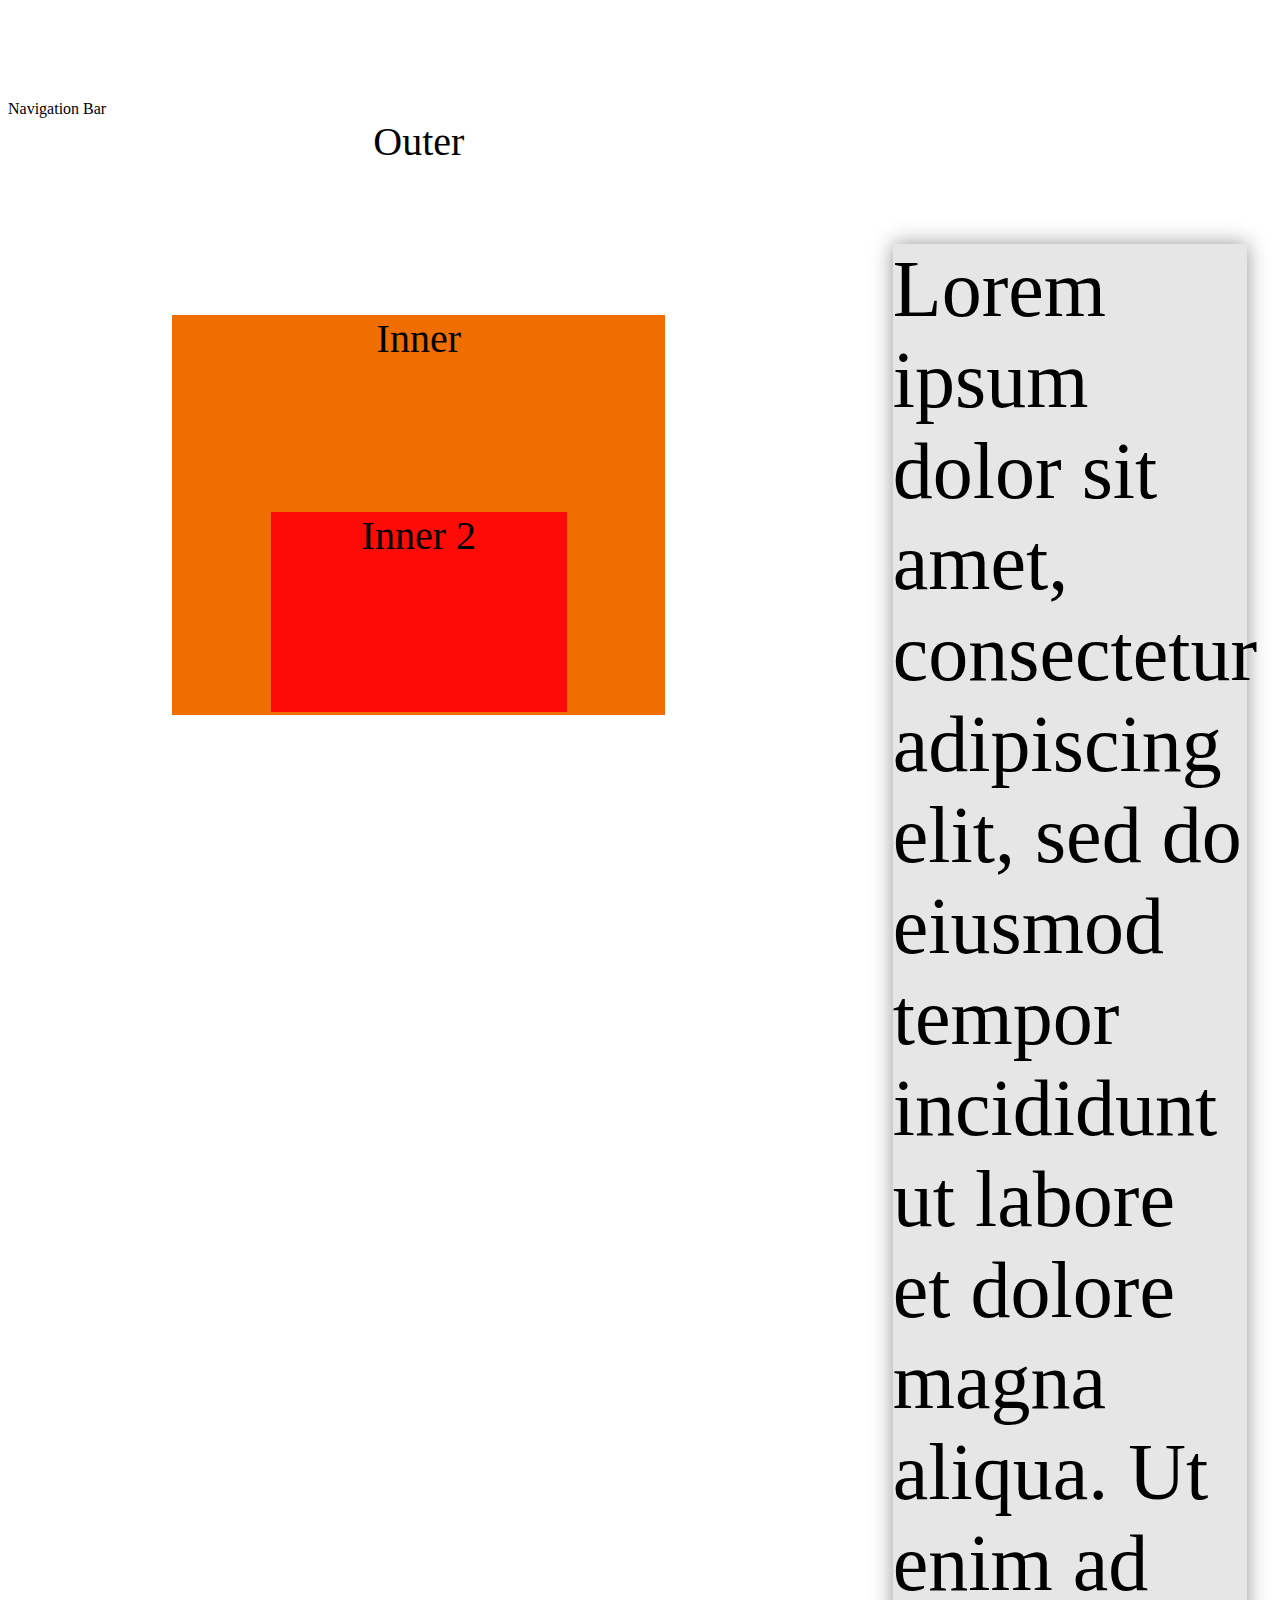
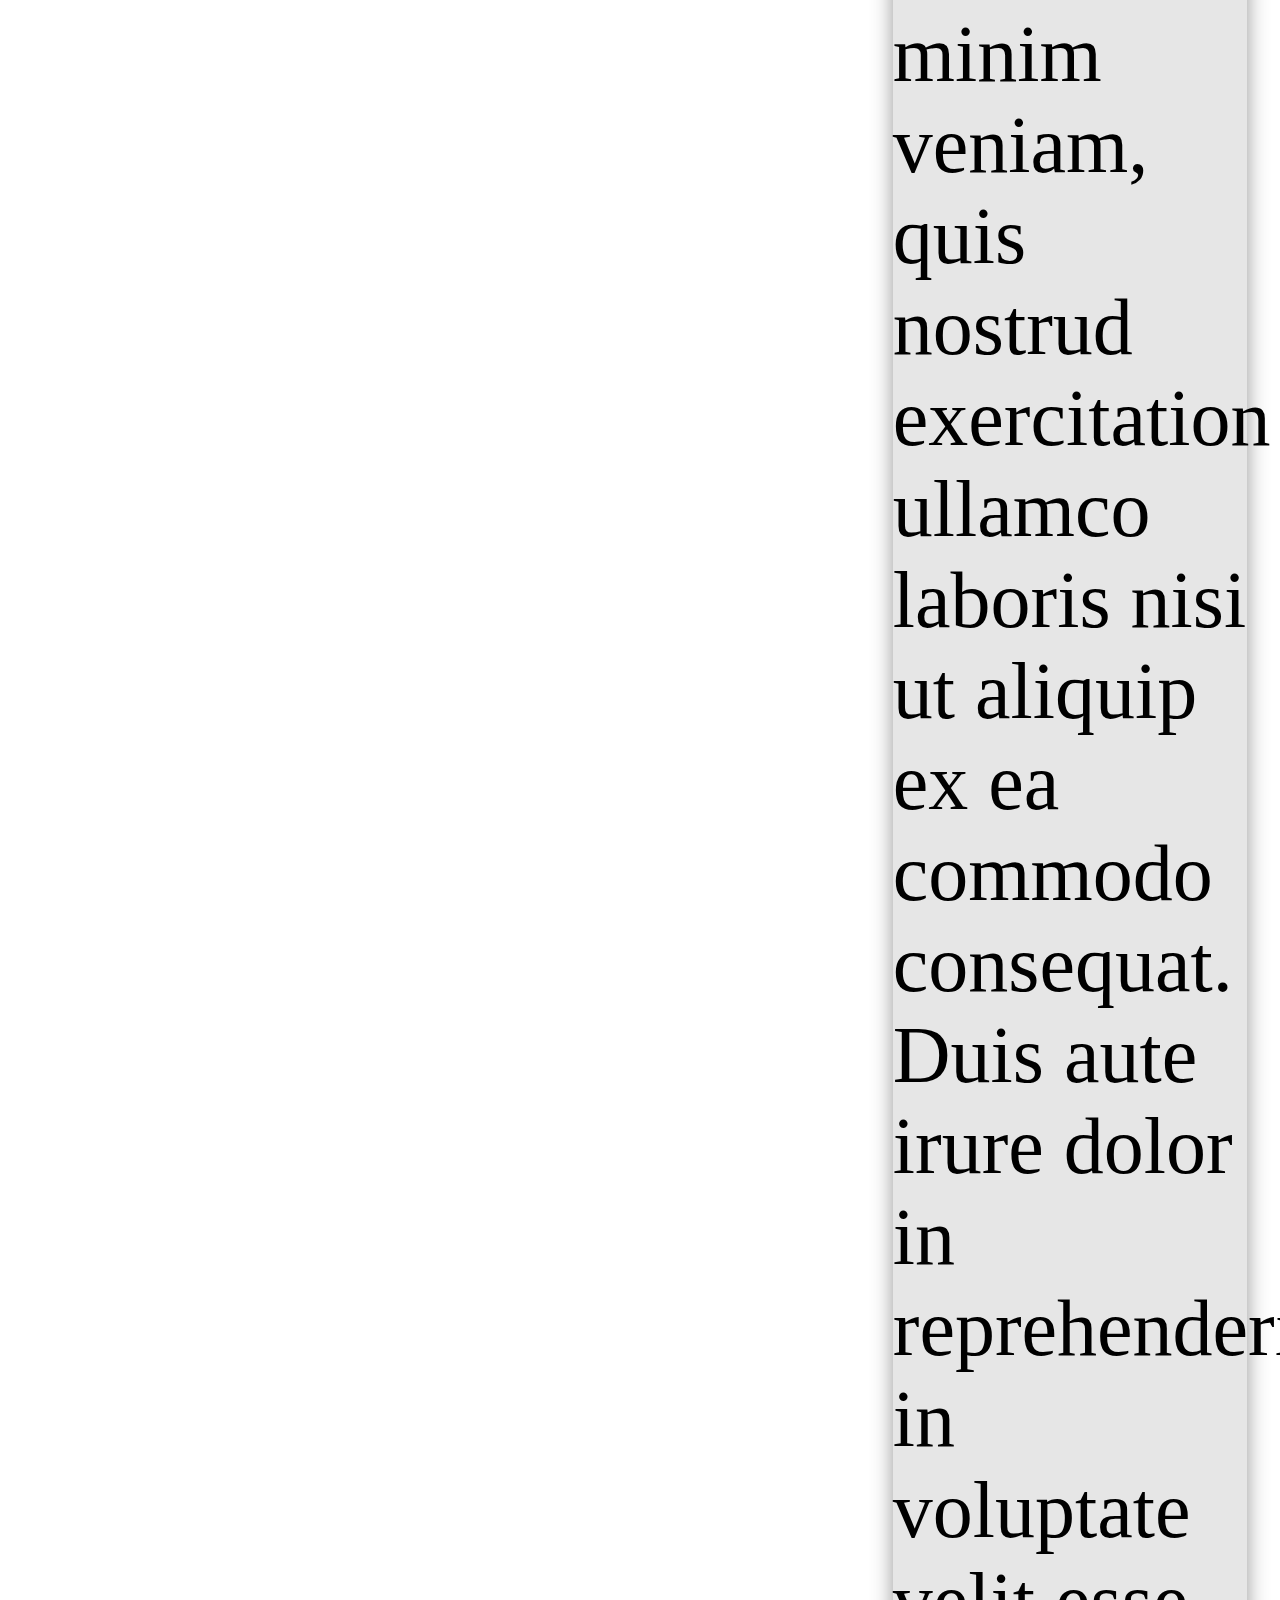
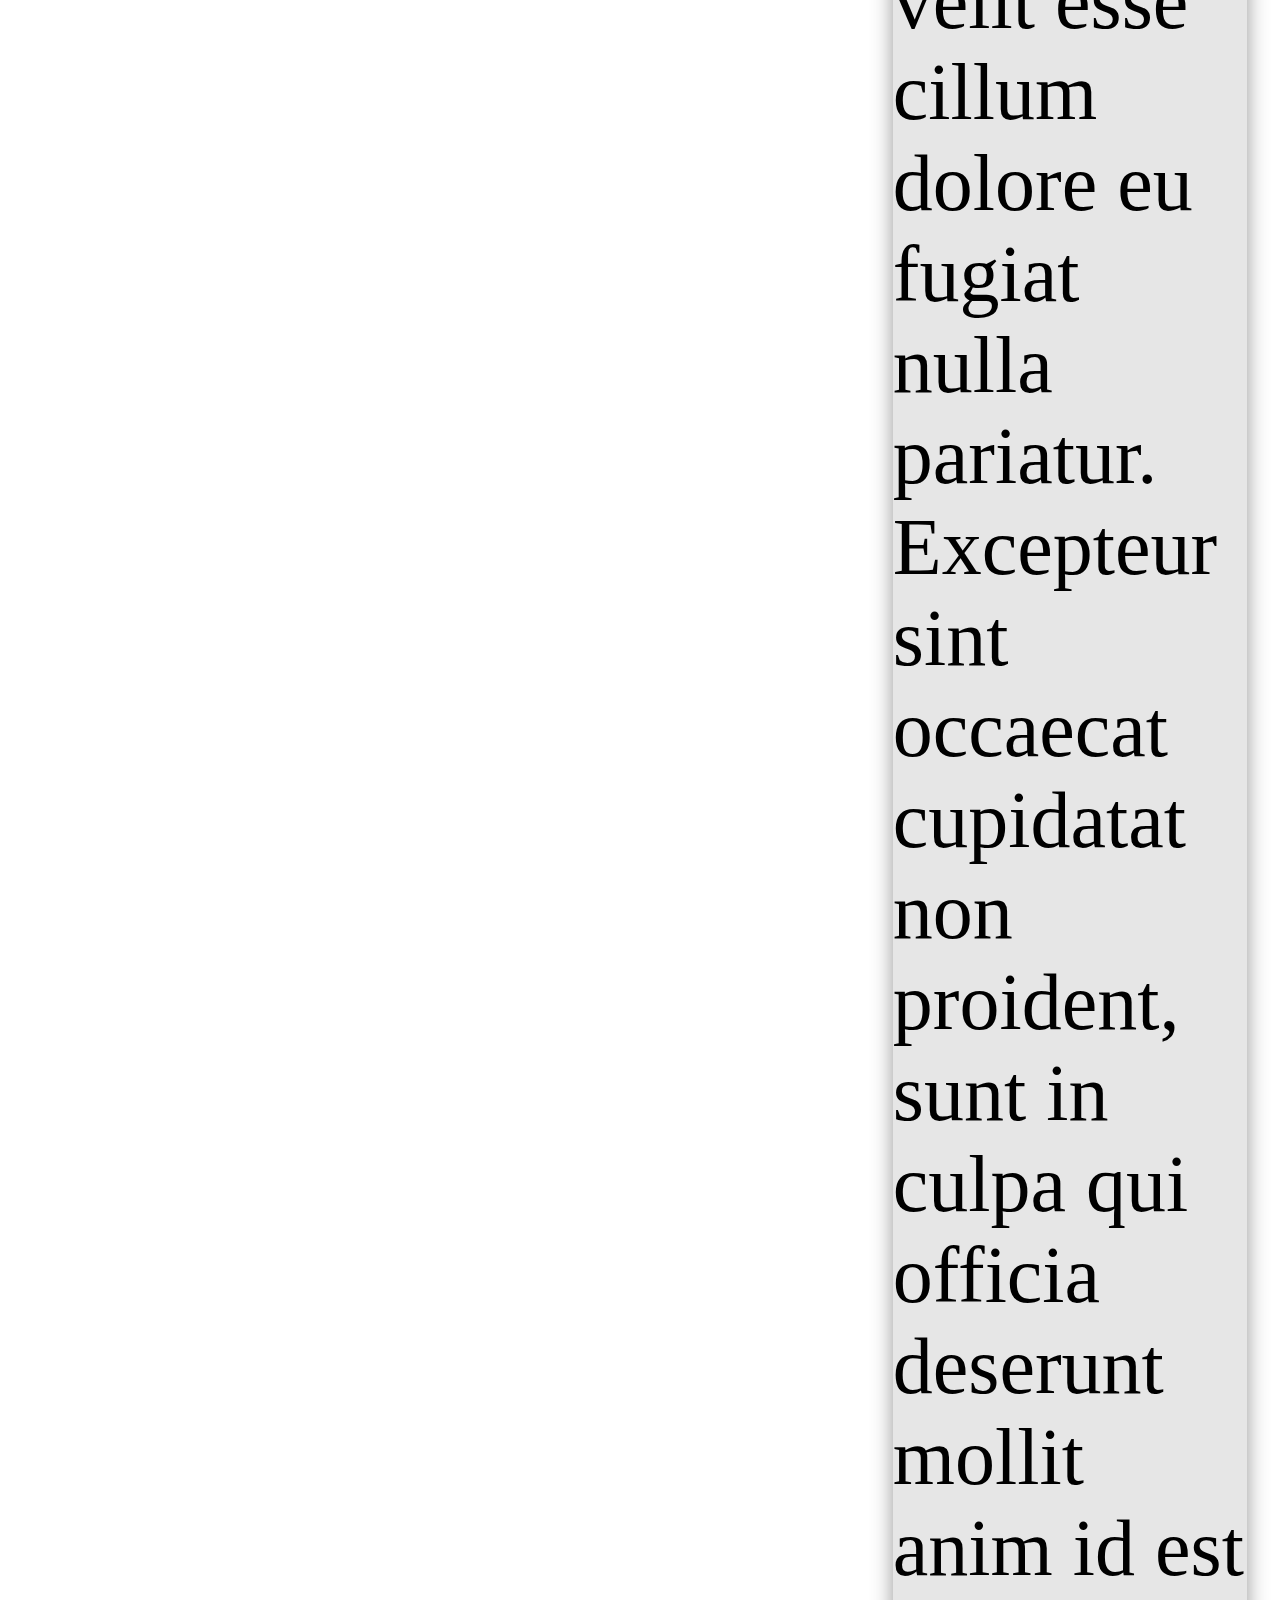
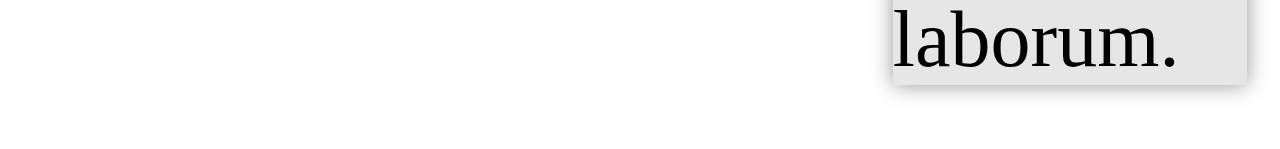
<file: index.html>
<!DOCTYPE html>

<html>

	<head>
		<title>Layout</title>
		<link href="style.css" rel="stylesheet"/>

	</head>




	<body>
		<div id="nav-bar">Navigation Bar
		</div>

		<div class="container">Outer
			<div class="inner">Inner
				<div class="inner2">Inner 2
				</div>
			</div>
		</div>

		<div class="text">Lorem ipsum dolor sit amet, consectetur adipiscing elit, sed do eiusmod tempor incididunt ut labore et dolore magna aliqua. Ut enim ad minim veniam, quis nostrud exercitation ullamco laboris nisi ut aliquip ex ea commodo consequat. Duis aute irure dolor in reprehenderit in voluptate velit esse cillum dolore eu fugiat nulla pariatur. Excepteur sint occaecat cupidatat non proident, sunt in culpa qui officia deserunt mollit anim id est laborum.
		</div>




	</body>


</html>
</file>
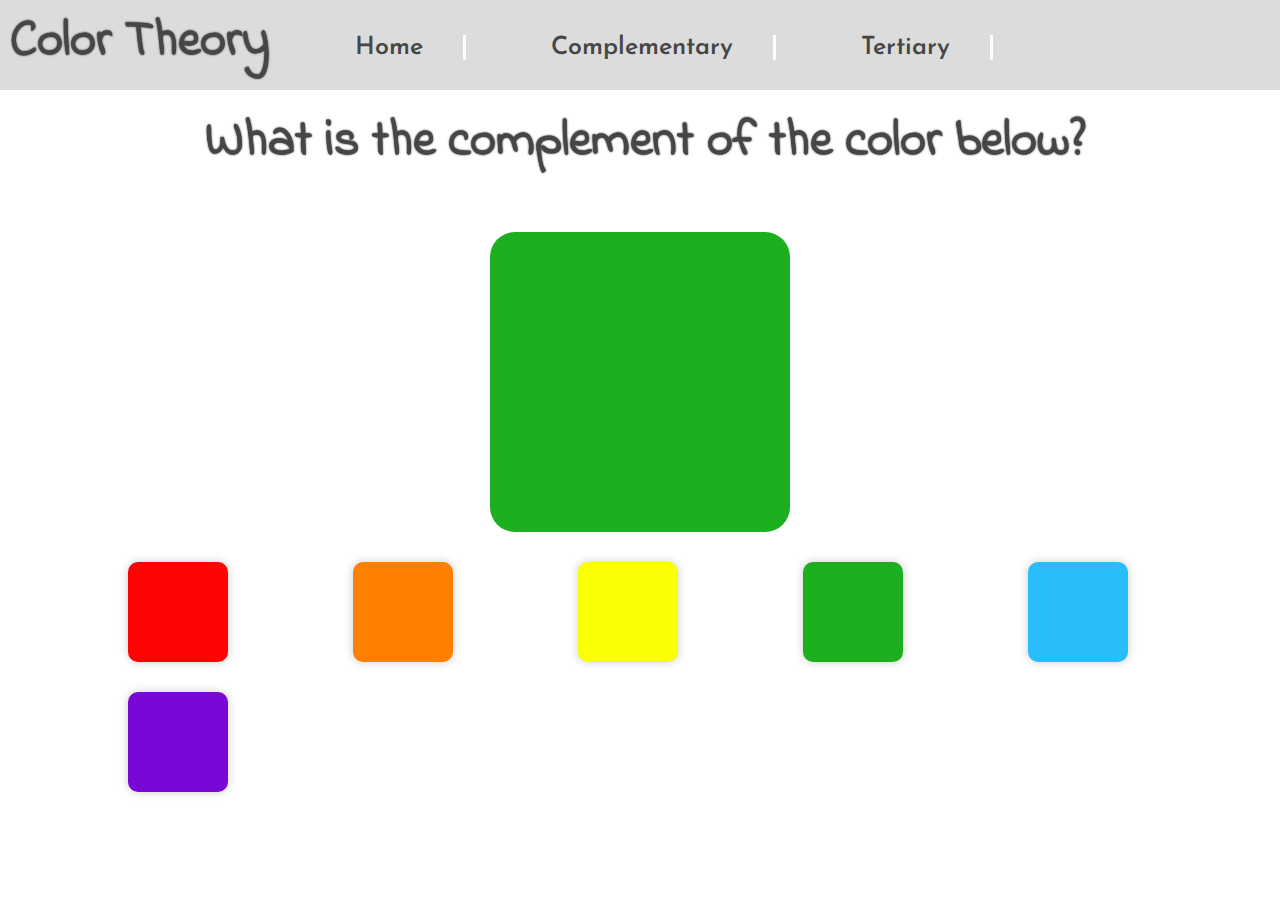
<file: compGame.html>
<!DOCTYPE html>

<html>

	<head>
		<title>Game</title>
		<link href="style.css" rel="stylesheet"/>
		<link href="compGameStyle.css" rel="stylesheet"/>

		<link href="https://fonts.googleapis.com/css?family=Indie+Flower|Josefin+Sans:400,600,700|Poppins:400,500,600,700,900|Varela+Round" rel="stylesheet">

	</head>

	<body>

		<div class="nav-bar"><h1>Color Theory</h1>
			<h2 class="nav-text"><a class="stay-color" href="index.html">Home</a></h2>
			<h2 class="nav-text"><a class="stay-color" href="complementary.html">Complementary</a></h2>
			<h2 class="nav-text"><a class="stay-color" href="tertiary.html">Tertiary</a></h2>

		</div>
		<div class="game-choice">
		<h1>What is the complement of the color below?</h1>
			<div><canvas id="canvasTwo" width="300" height="300"></canvas></div>
		</div>

		<div class="comp-choices">

			<button class="comp-button red-button" onclick= "window.location = 'compQ2.html'"></button>
			<button class="comp-button orange-button"></button>
			<button class="comp-button yellow-button"></button>
			<button class="comp-button green-button"></button>
			<button class="comp-button blue-button"></button>
			<button class="comp-button purple-button"></button>

		</div>

	</body>

	<script src="compGame.js"></script>

</html>
</file>
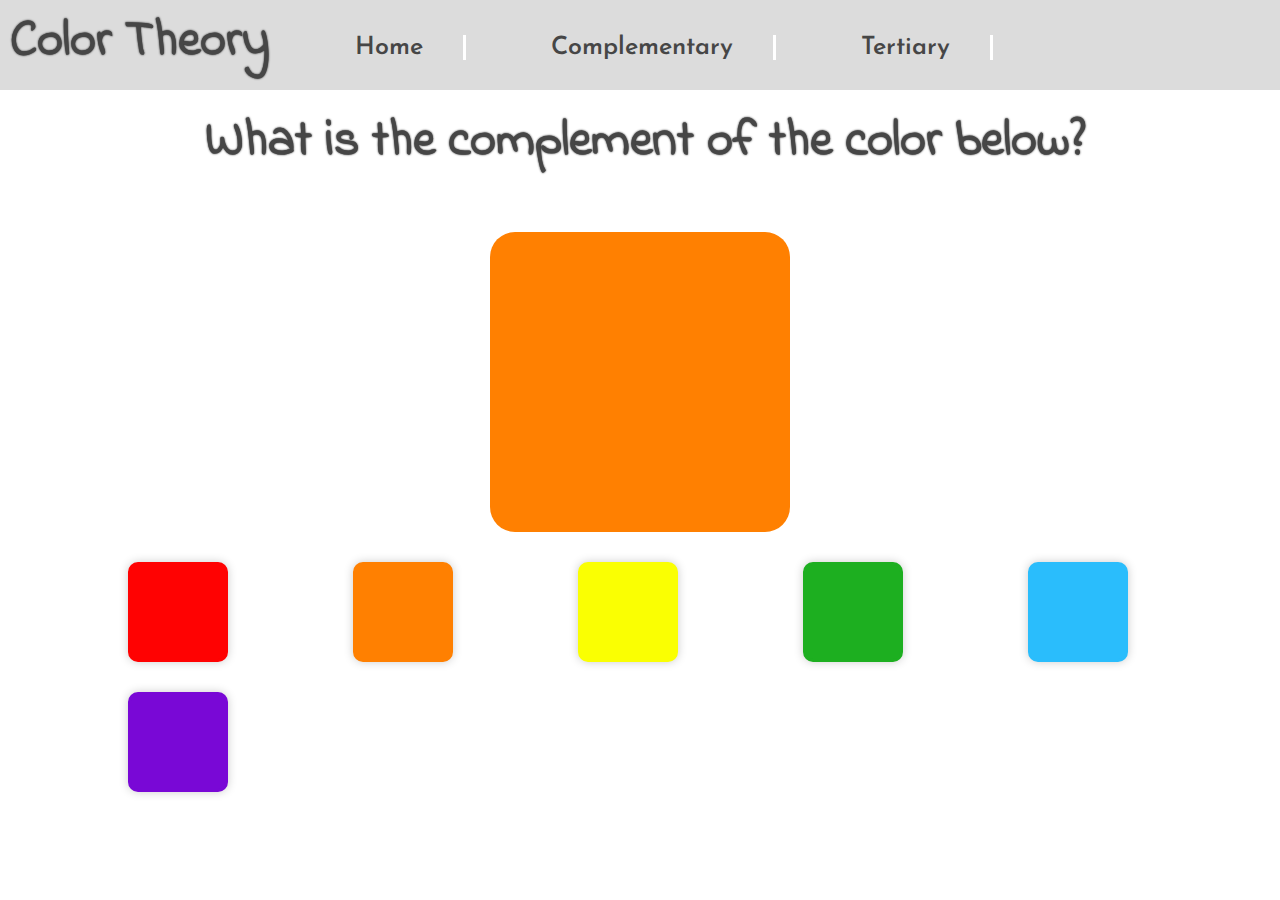
<file: compQ2.html>
<!DOCTYPE html>

<html>

	<head>
		<title>Game</title>
		<link href="style.css" rel="stylesheet"/>
		<link href="compGameStyle.css" rel="stylesheet"/>

		<link href="https://fonts.googleapis.com/css?family=Indie+Flower|Josefin+Sans:400,600,700|Poppins:400,500,600,700,900|Varela+Round" rel="stylesheet">

	</head>

	<body>

		<div class="nav-bar"><h1>Color Theory</h1>
			<h2 class="nav-text"><a class="stay-color" href="index.html">Home</a></h2>
			<h2 class="nav-text"><a class="stay-color" href="complementary.html">Complementary</a></h2>
			<h2 class="nav-text"><a class="stay-color" href="tertiary.html">Tertiary</a></h2>

		</div>
		<div class="game-choice">
		<h1>What is the complement of the color below?</h1>
			<div><canvas id="canvasTwo" width="300" height="300"></canvas></div>
		</div>

		<div class="comp-choices">

			<button class="comp-button red-button"></button>
			<button class="comp-button orange-button"></button>
			<button class="comp-button yellow-button"></button>
			<button class="comp-button green-button"></button>
			<button class="comp-button blue-button" onclick= "window.location = 'compQ3.html'"></button>
			<button class="comp-button purple-button"></button>

		</div>

	</body>

	<script src="compQ2.js"></script>

</html>
</file>
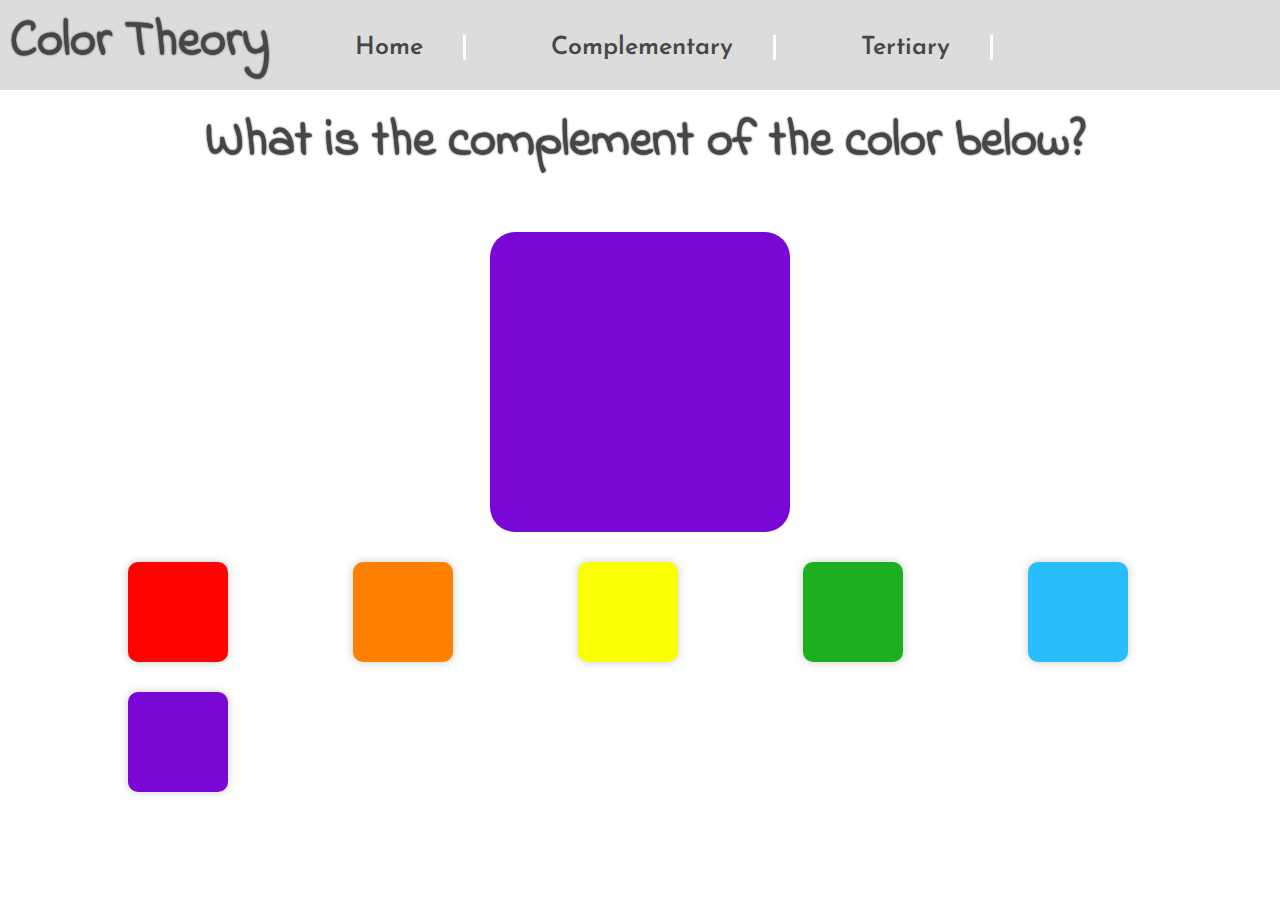
<file: compQ3.html>
<!DOCTYPE html>

<html>

	<head>
		<title>Game</title>
		<link href="style.css" rel="stylesheet"/>
		<link href="compGameStyle.css" rel="stylesheet"/>

		<link href="https://fonts.googleapis.com/css?family=Indie+Flower|Josefin+Sans:400,600,700|Poppins:400,500,600,700,900|Varela+Round" rel="stylesheet">

	</head>

	<body>

		<div class="nav-bar"><h1>Color Theory</h1>
			<h2 class="nav-text"><a class="stay-color" href="index.html">Home</a></h2>
			<h2 class="nav-text"><a class="stay-color" href="complementary.html">Complementary</a></h2>
			<h2 class="nav-text"><a class="stay-color" href="tertiary.html">Tertiary</a></h2>

		</div>
		<div class="game-choice">
		<h1>What is the complement of the color below?</h1>
			<div><canvas id="canvasTwo" width="300" height="300"></canvas></div>
		</div>

		<div class="comp-choices">

			<button class="comp-button red-button"></button>
			<button class="comp-button orange-button"></button>
			<button class="comp-button yellow-button" onclick= "window.location = 'compQ4.html'"></button>
			<button class="comp-button green-button"></button>
			<button class="comp-button blue-button"></button>
			<button class="comp-button purple-button"></button>

		</div>

	</body>

	<script src="compQ3.js"></script>

</html>
</file>
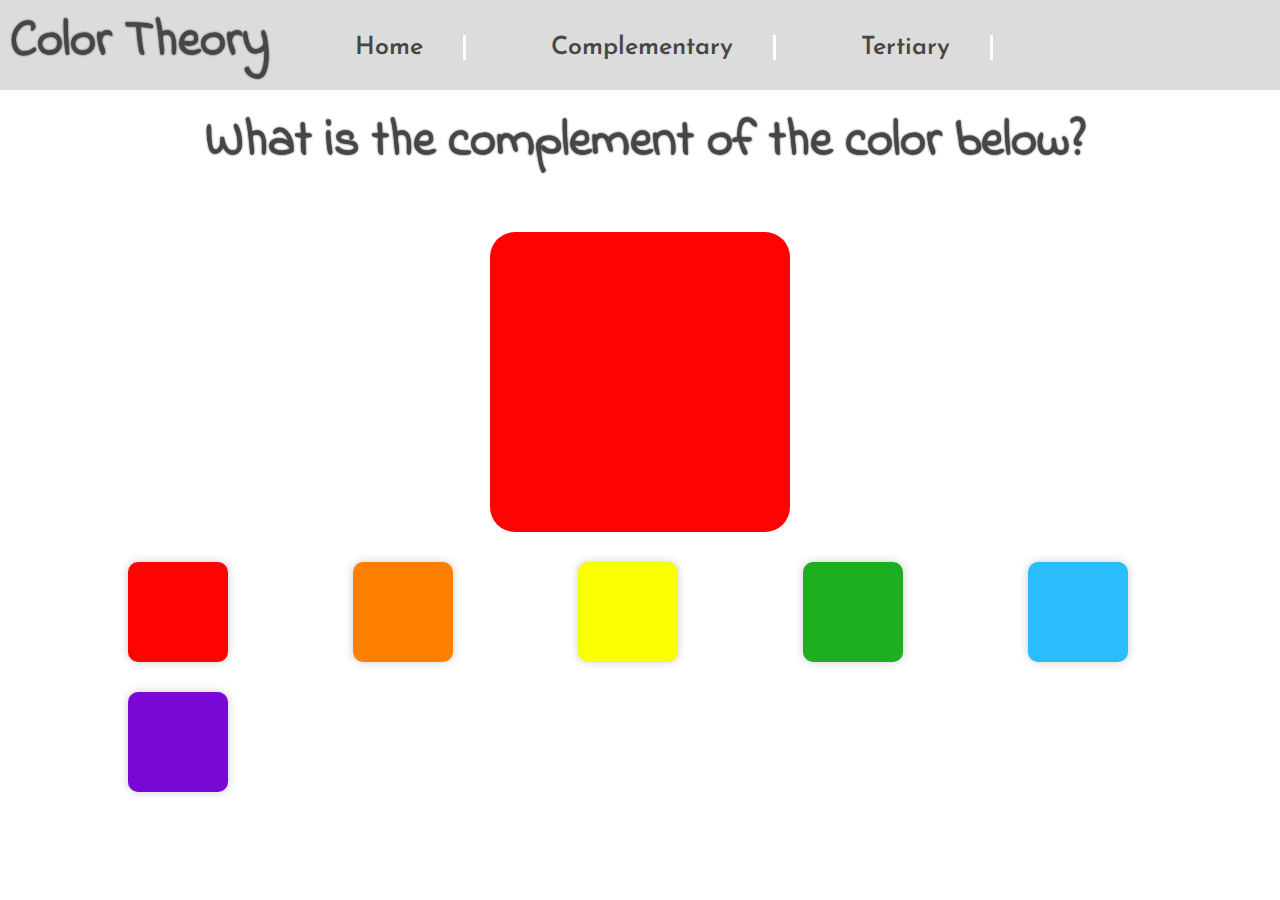
<file: compQ4.html>
<!DOCTYPE html>

<html>

	<head>
		<title>Game</title>
		<link href="style.css" rel="stylesheet"/>
		<link href="compGameStyle.css" rel="stylesheet"/>

		<link href="https://fonts.googleapis.com/css?family=Indie+Flower|Josefin+Sans:400,600,700|Poppins:400,500,600,700,900|Varela+Round" rel="stylesheet">

	</head>

	<body>

		<div class="nav-bar"><h1>Color Theory</h1>
			<h2 class="nav-text"><a class="stay-color" href="index.html">Home</a></h2>
			<h2 class="nav-text"><a class="stay-color" href="complementary.html">Complementary</a></h2>
			<h2 class="nav-text"><a class="stay-color" href="tertiary.html">Tertiary</a></h2>

		</div>
		<div class="game-choice">
		<h1>What is the complement of the color below?</h1>
			<div><canvas id="canvasTwo" width="300" height="300"></canvas></div>
		</div>

		<div class="comp-choices">

			<button class="comp-button red-button"></button>
			<button class="comp-button orange-button"></button>
			<button class="comp-button yellow-button"></button>
			<button class="comp-button green-button" onclick= "window.location = 'compQ5.html'"></button>
			<button class="comp-button blue-button"></button>
			<button class="comp-button purple-button"></button>

		</div>

	</body>

	<script src="compQ4.js"></script>

</html>
</file>
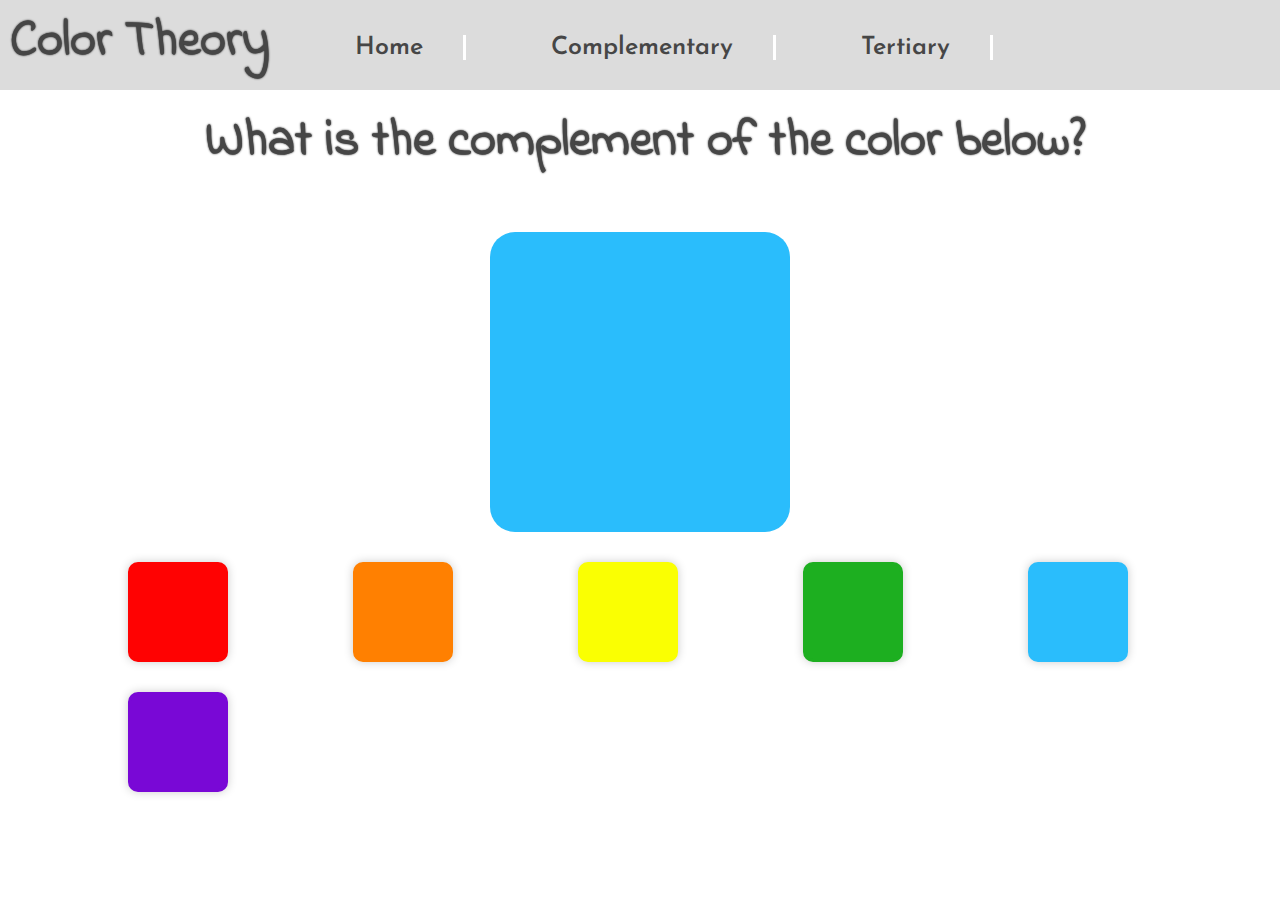
<file: compQ5.html>
<!DOCTYPE html>

<html>

	<head>
		<title>Game</title>
		<link href="style.css" rel="stylesheet"/>
		<link href="compGameStyle.css" rel="stylesheet"/>

		<link href="https://fonts.googleapis.com/css?family=Indie+Flower|Josefin+Sans:400,600,700|Poppins:400,500,600,700,900|Varela+Round" rel="stylesheet">

	</head>

	<body>

		<div class="nav-bar"><h1>Color Theory</h1>
			<h2 class="nav-text"><a class="stay-color" href="index.html">Home</a></h2>
			<h2 class="nav-text"><a class="stay-color" href="complementary.html">Complementary</a></h2>
			<h2 class="nav-text"><a class="stay-color" href="tertiary.html">Tertiary</a></h2>

		</div>
		<div class="game-choice">
		<h1>What is the complement of the color below?</h1>
			<div><canvas id="canvasTwo" width="300" height="300"></canvas></div>
		</div>

		<div class="comp-choices">

			<button class="comp-button red-button"></button>
			<button class="comp-button orange-button" onclick= "window.location = 'quizEnd.html'"></button>
			<button class="comp-button yellow-button"></button>
			<button class="comp-button green-button"></button>
			<button class="comp-button blue-button"></button>
			<button class="comp-button purple-button"></button>

		</div>

	</body>

	<script src="compQ5.js"></script>

</html>
</file>
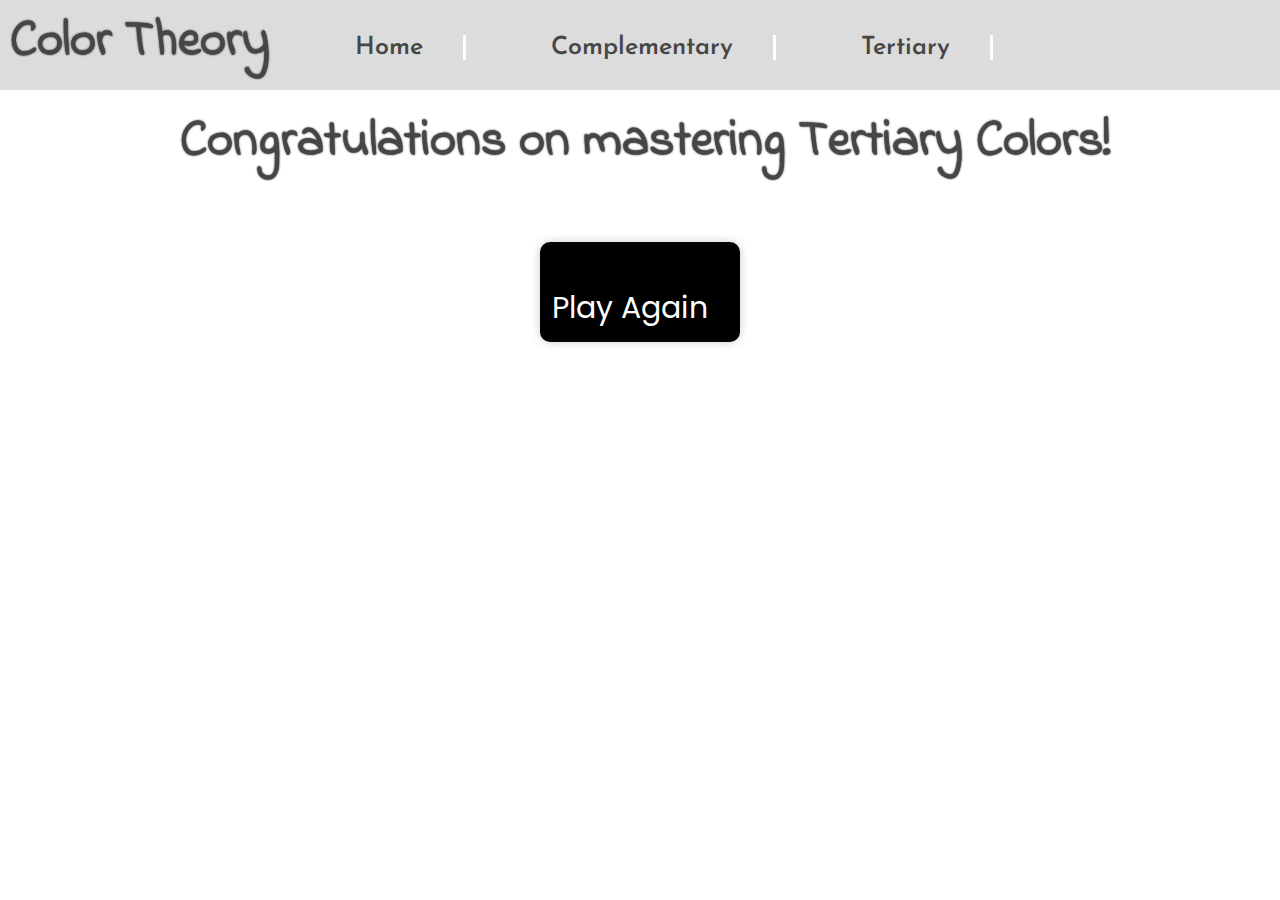
<file: finalT.html>
<!DOCTYPE html>

<html>

	<head>
		<title>Game</title>
		<link href="style.css" rel="stylesheet"/>
		<link href="compGameStyle.css" rel="stylesheet"/>

		<link href="https://fonts.googleapis.com/css?family=Indie+Flower|Josefin+Sans:400,600,700|Poppins:400,500,600,700,900|Varela+Round" rel="stylesheet">

	</head>

	<body>

		<div class="nav-bar"><h1>Color Theory</h1>
			<h2 class="nav-text"><a class="stay-color" href="index.html">Home</a></h2>
			<h2 class="nav-text"><a class="stay-color" href="complementary.html">Complementary</a></h2>
			<h2 class="nav-text"><a class="stay-color" href="tertiary.html">Tertiary</a></h2>

		</div>
		<div class="game-choice">
		<h1>Congratulations on mastering Tertiary Colors!</h1>
		</div>

		<div class="comp-choices">

			<button class="comp-button end-button" onclick= "window.location = 'tGame.html'"><h4>Play Again</h4></button>

		</div>

	</body>


</html>
</file>
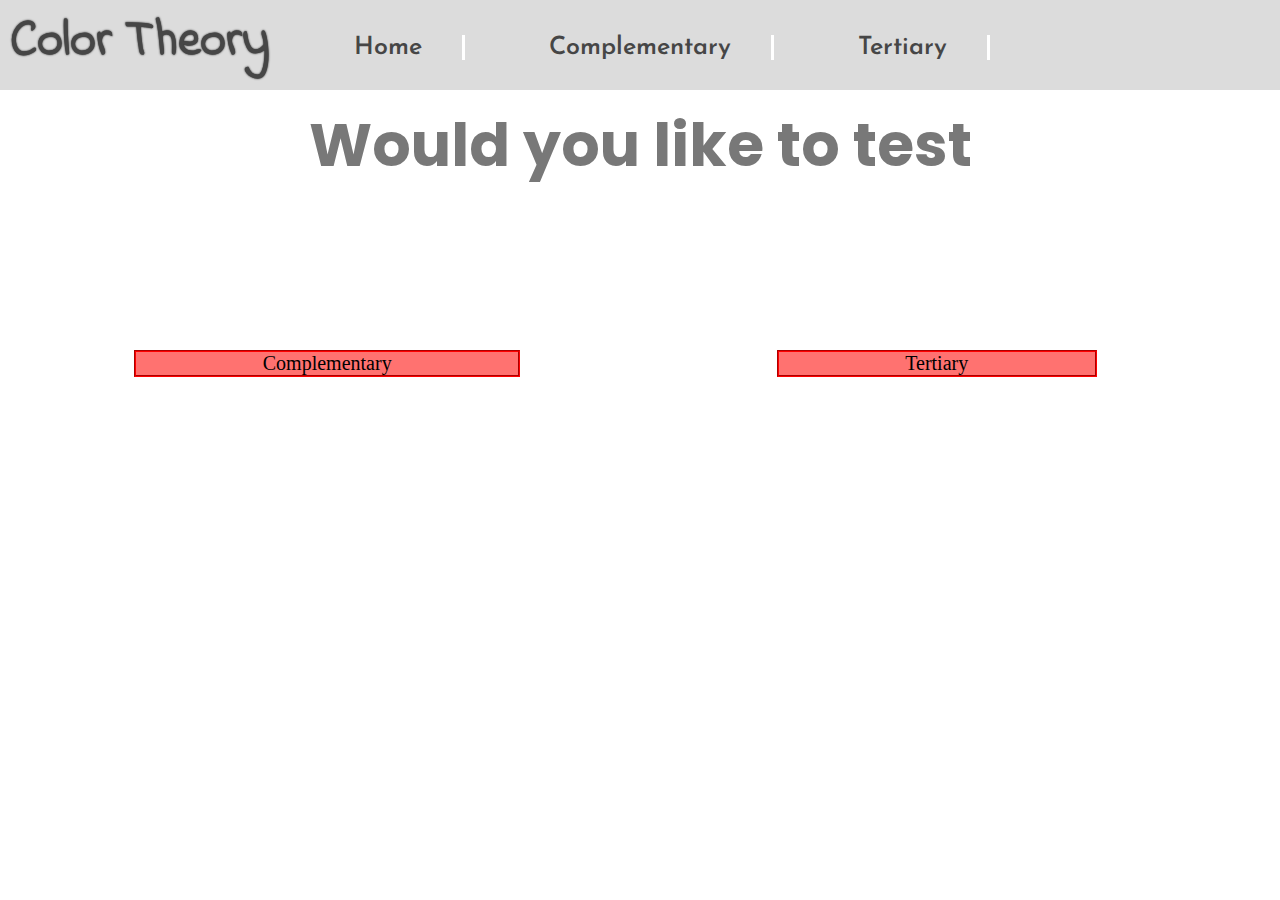
<file: game.html>
<!DOCTYPE html>

<html>

	<head>
		<title>Game</title>
		<link href="style.css" rel="stylesheet"/>

		<link href="https://fonts.googleapis.com/css?family=Indie+Flower|Josefin+Sans:400,600,700|Poppins:400,500,600,700,900|Varela+Round" rel="stylesheet">

	</head>

	<body>

		<div class="nav-bar"><h1>Color Theory</h1>
			<h2 class="nav-text"><a class="stay-color" href="index.html">Home</h2></a>
			<h2 class="nav-text"><a class="stay-color" href="complementary.html">Complementary</h2></a>
			<h2 class="nav-text"><a class="stay-color" href="tertiary.html">Tertiary</h2></a>

		</div>

		<div class="game-choice">
		<h3>Would you like to test</h3> 
		</div>

		<div class="game-choice-button"><a class="diff-color" href="compGame.html">Complementary</a></div>
		<div class="game-choice-button"><a class="diff-color" href="tGame.html">Tertiary</a></div>



	</body>

</html>
</file>
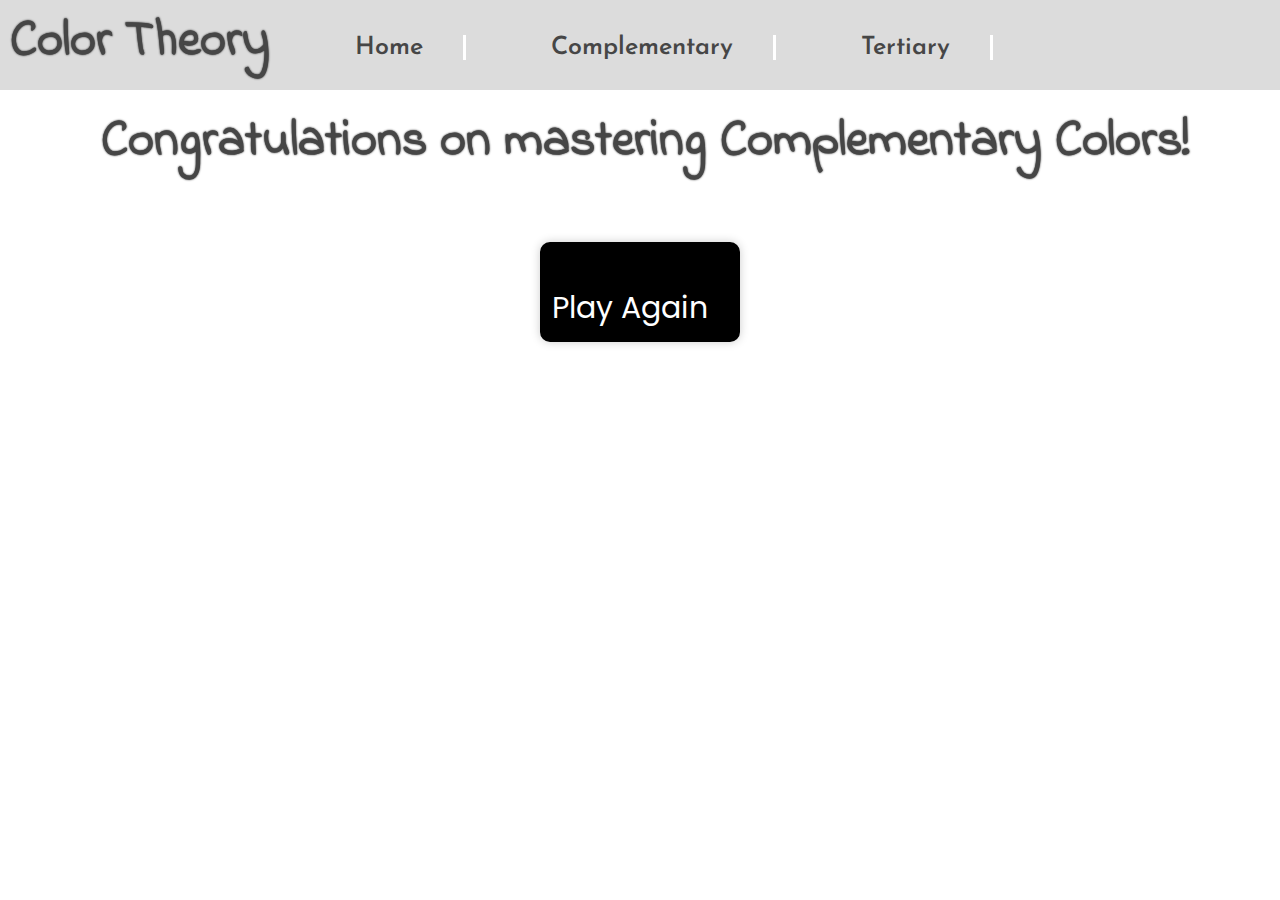
<file: quizEnd.html>
<!DOCTYPE html>

<html>

	<head>
		<title>Game</title>
		<link href="style.css" rel="stylesheet"/>
		<link href="compGameStyle.css" rel="stylesheet"/>

		<link href="https://fonts.googleapis.com/css?family=Indie+Flower|Josefin+Sans:400,600,700|Poppins:400,500,600,700,900|Varela+Round" rel="stylesheet">

	</head>

	<body>

		<div class="nav-bar"><h1>Color Theory</h1>
			<h2 class="nav-text"><a class="stay-color" href="index.html">Home</a></h2>
			<h2 class="nav-text"><a class="stay-color" href="complementary.html">Complementary</a></h2>
			<h2 class="nav-text"><a class="stay-color" href="tertiary.html">Tertiary</a></h2>

		</div>
		<div class="game-choice">
		<h1>Congratulations on mastering Complementary Colors!</h1>
		</div>

		<div class="comp-choices">

			<button class="comp-button end-button" onclick= "window.location = 'compGame.html'"><h4>Play Again</h4></button>

		</div>

	</body>


</html>
</file>
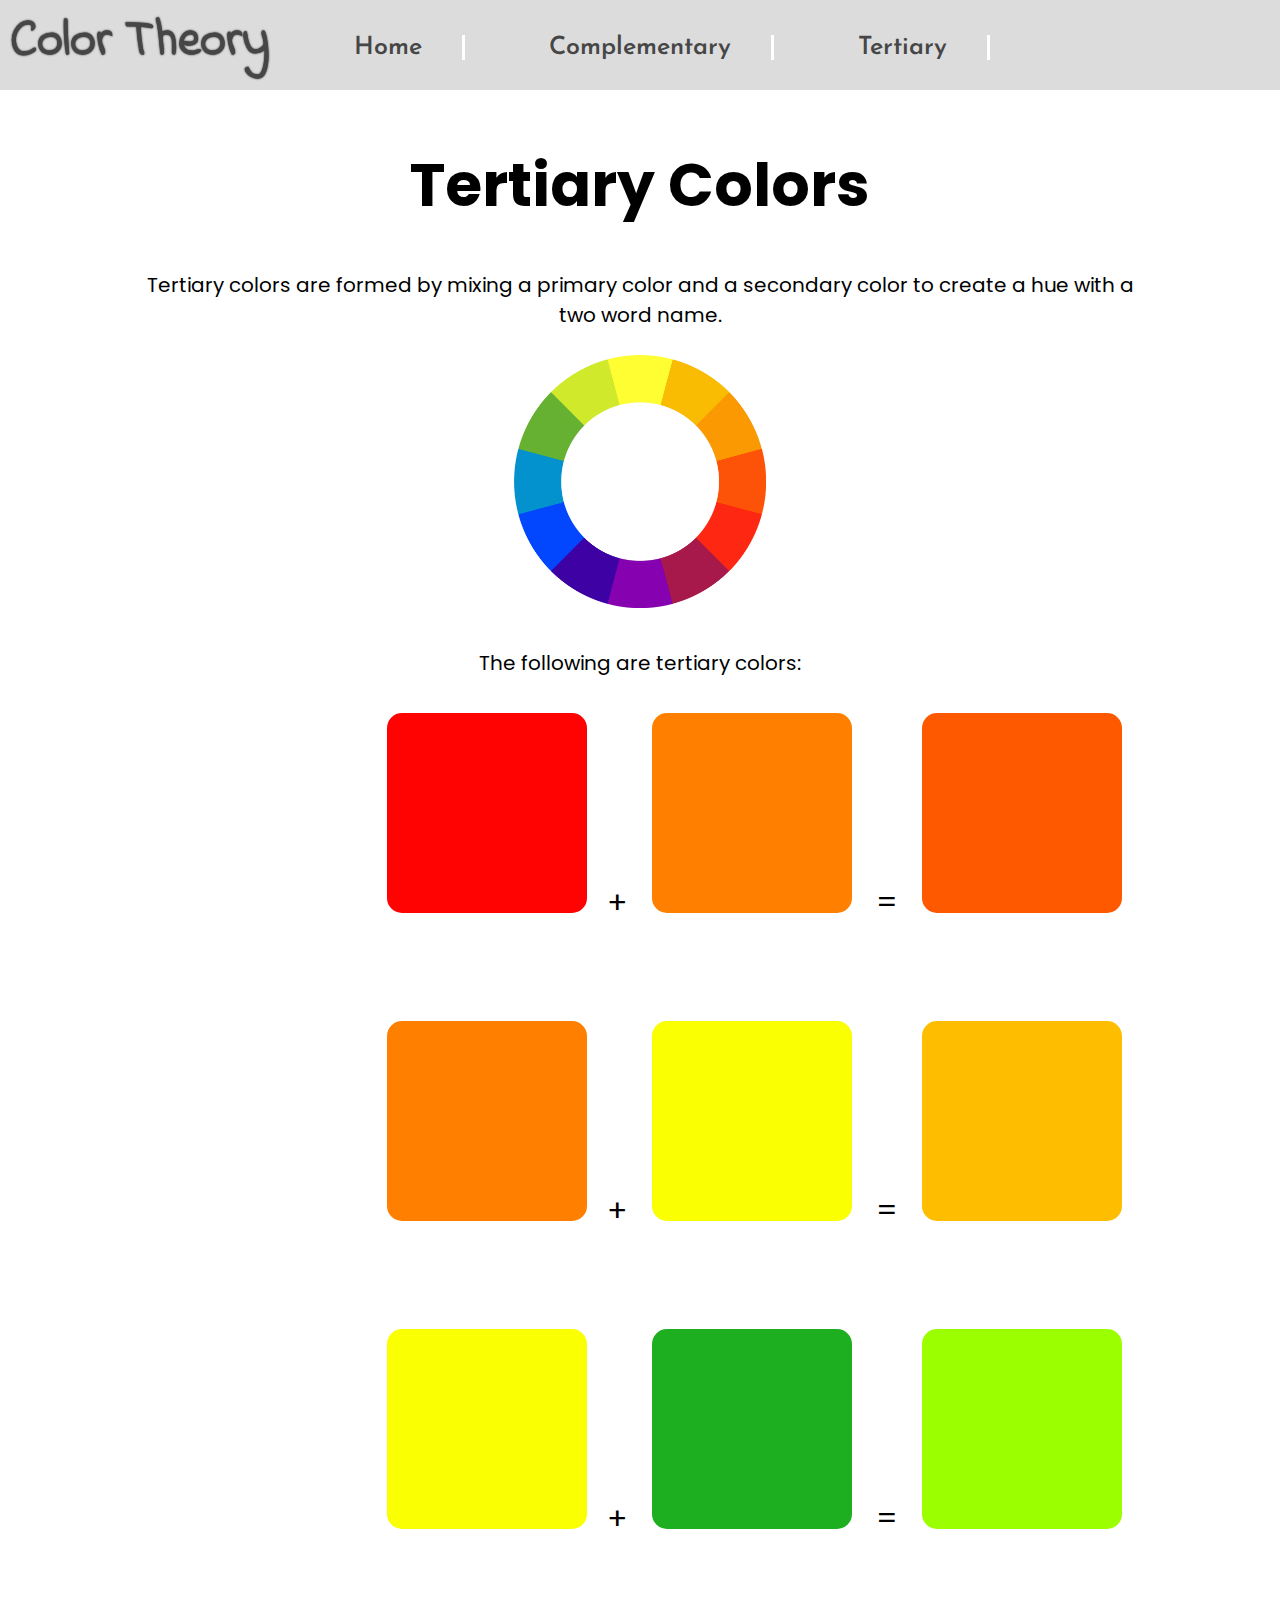
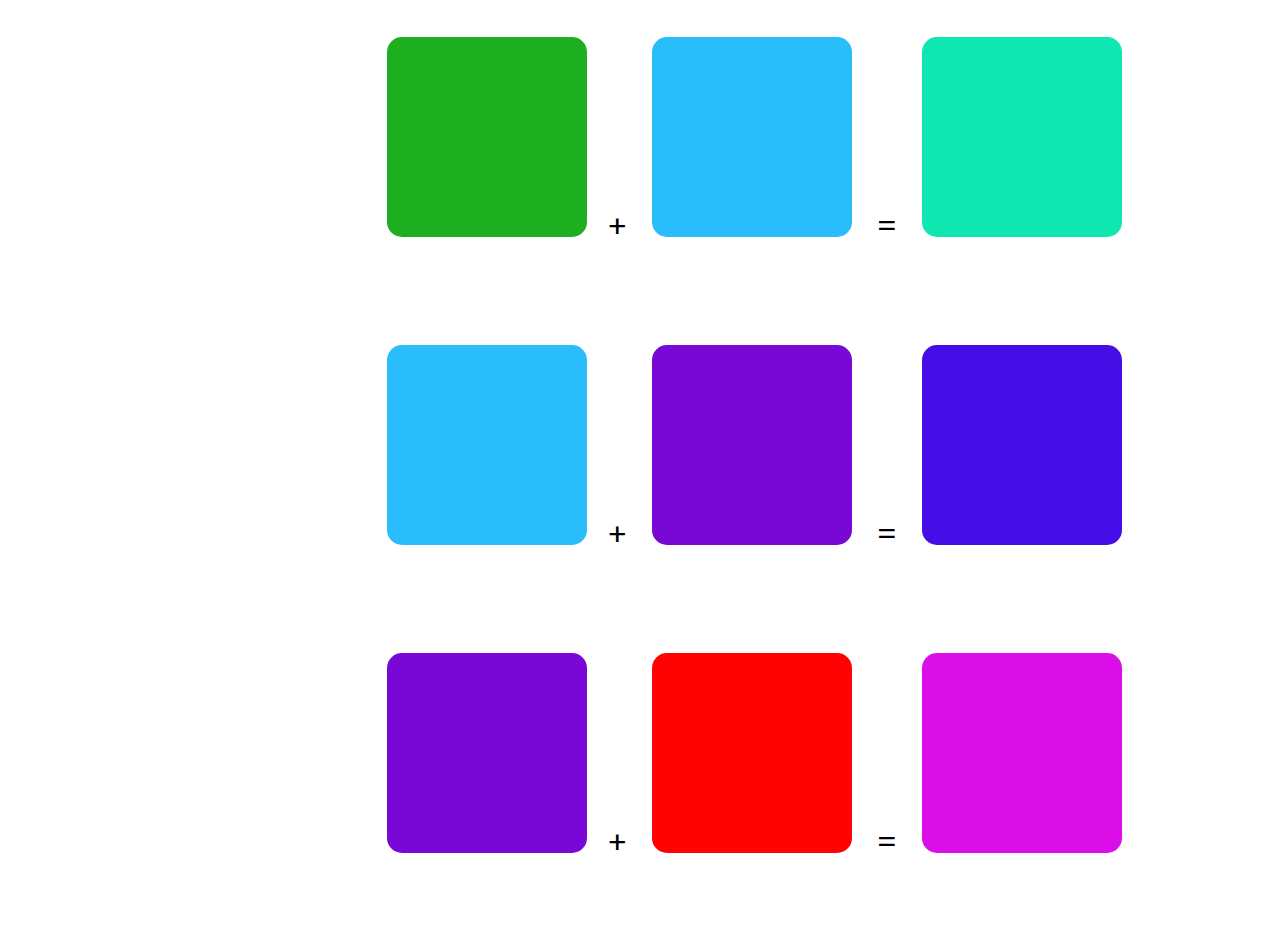
<file: tertiary.html>
<!DOCTYPE html>

<html>

	<head>
		<title>Tertiary</title>
		<link href="style.css" rel="stylesheet"/>
		<link href="styleInfoTert.css" rel="stylesheet"/>

		<link href="https://fonts.googleapis.com/css?family=Indie+Flower|Josefin+Sans:400,600,700|Poppins:400,500,600,700,900|Varela+Round" rel="stylesheet">

	</head>

	<body>

		<div class="nav-bar"><h1>Color Theory</h1>
			<h2 class="nav-text"><a class="stay-color" href="index.html">Home</h2></a>
			<h2 class="nav-text"><a class="stay-color" href="complementary.html">Complementary</h2></a>
			<h2 class="nav-text"><a class="stay-color" href="tertiary.html">Tertiary</h2></a>

		</div>
		
		<div><h6 class="title">Tertiary Colors</h6>
		</div>

		<div class="tertText">Tertiary colors are formed by mixing a primary color and a secondary color to create a hue with a two word name.
		</div>

		</div>
		<div><img class="wheel-img" src="colorwheel.png"/>
		</div>

		<div class="tertText">The following are tertiary colors:
		</div>

		<div class="color-chart">
			<canvas id="canvasR" width='200' height='200'></canvas><h4> + </h4>
			<canvas id="canvasO" width='200' height='200'></canvas> <h4> = </h4>
			<canvas id="canvasRO" width='200' height='200'></canvas>
		</div>

		<div class="color-chart">	
			<canvas id="canvasOO" width='200' height='200'></canvas><h4> + </h4>
			<canvas id="canvasY" width='200' height='200'></canvas> <h4> = </h4>
			<canvas id="canvasOY" width='200' height='200'></canvas>
		</div>

		<div class="color-chart">
			<canvas id="canvasYY" width='200' height='200'></canvas><h4> + </h4>
			<canvas id="canvasG" width='200' height='200'></canvas> <h4> = </h4>
			<canvas id="canvasYG" width='200' height='200'></canvas>
		</div>

		<div class="color-chart"> 
			<canvas id="canvasGG" width='200' height='200'></canvas><h4> + </h4>
			<canvas id="canvasB" width='200' height='200'></canvas> <h4> = </h4>
			<canvas id="canvasGB" width='200' height='200'></canvas>
		</div>

		<div class="color-chart">
			<canvas id="canvasBB" width='200' height='200'></canvas><h4> + </h4>
			<canvas id="canvasP" width='200' height='200'></canvas> <h4> = </h4>
			<canvas id="canvasBP" width='200' height='200'></canvas>
		</div>

		<div class="color-chart">
			<canvas id="canvasPP" width='200' height='200'></canvas><h4> + </h4>
			<canvas id="canvasRR" width='200' height='200'></canvas> <h4> = </h4>
			<canvas id="canvasPR" width='200' height='200'></canvas>
		</div>



	</body>

	<script src="tertInfo.js"></script>

</html>
</file>
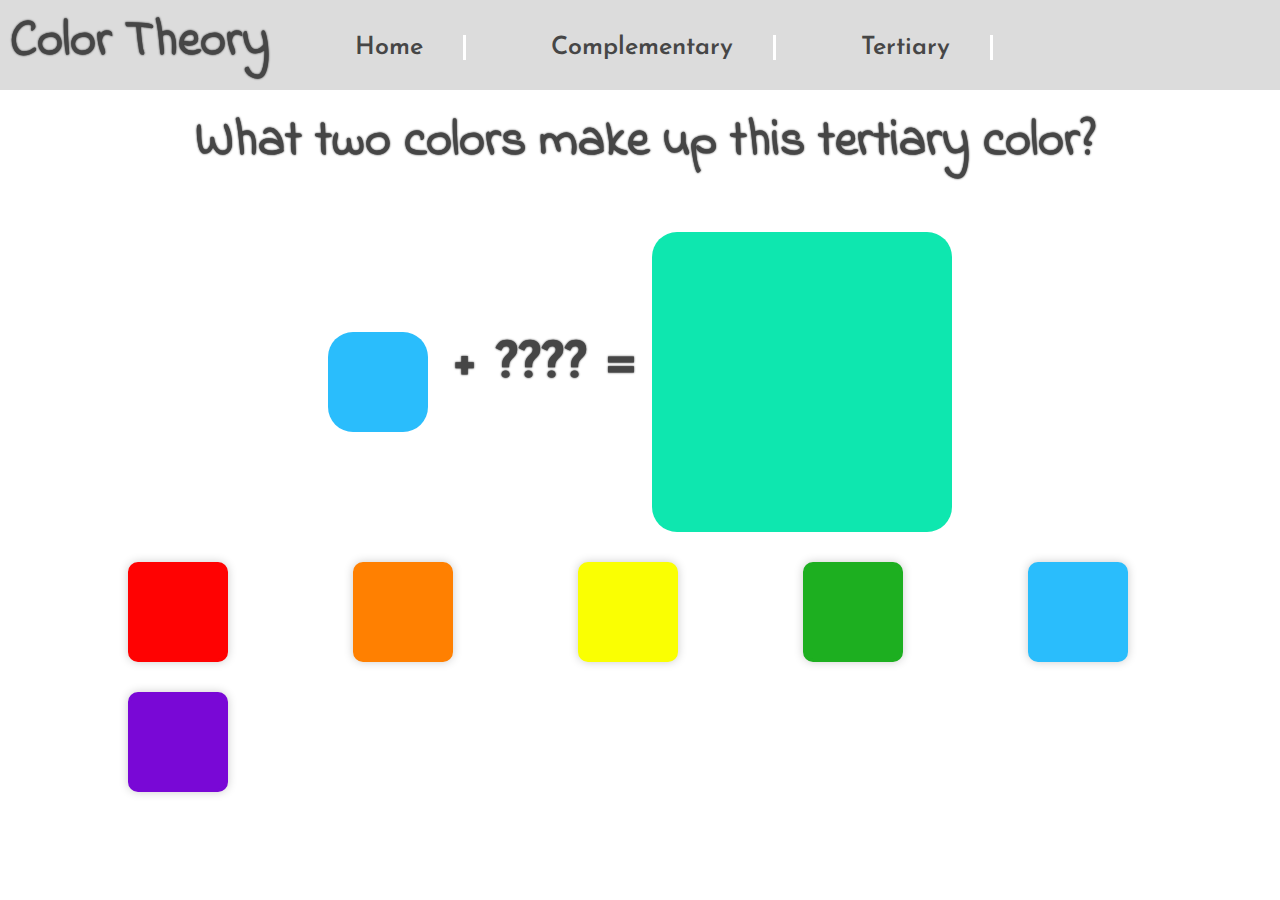
<file: tertq1.html>
<!DOCTYPE html>

<html>

	<head>
		<title>Game</title>
		<link href="style.css" rel="stylesheet"/>
		<link href="tertGameStyle.css" rel="stylesheet"/>

		<link href="https://fonts.googleapis.com/css?family=Indie+Flower|Josefin+Sans:400,600,700|Poppins:400,500,600,700,900|Varela+Round" rel="stylesheet">

	</head>

	<body>

		<div class="nav-bar"><h1>Color Theory</h1>
			<h2 class="nav-text"><a class="stay-color" href="index.html">Home</a></h2>
			<h2 class="nav-text"><a class="stay-color" href="complementary.html">Complementary</a></h2>
			<h2 class="nav-text"><a class="stay-color" href="tertiary.html">Tertiary</a></h2>

		</div>

		<div class="game-choice">
		<h1>What two colors make up this tertiary color?</h1>
		 	<div>
		 	<canvas id="myCanvas" width="100" height="100"></canvas>
		 	 <h1 class="question">+  ????  =</h1> 
			<canvas id="canvasTwo" width="300" height="300"></canvas>
			</div>
		</div>

		<div class="tert-choices">

		<button class="tert-button red-button"></button>
			<button class="tert-button orange-button"></button>
			<button class="tert-button yellow-button" ></button>
			<button class="tert-button green-button" ></button>
			<button class="tert-button blue-button" ></button>
			<button class="tert-button purple-button"></button>

		<div> 

		</div>


	</body>

	<script src="tertq2.js"></script> 

</html>
</file>
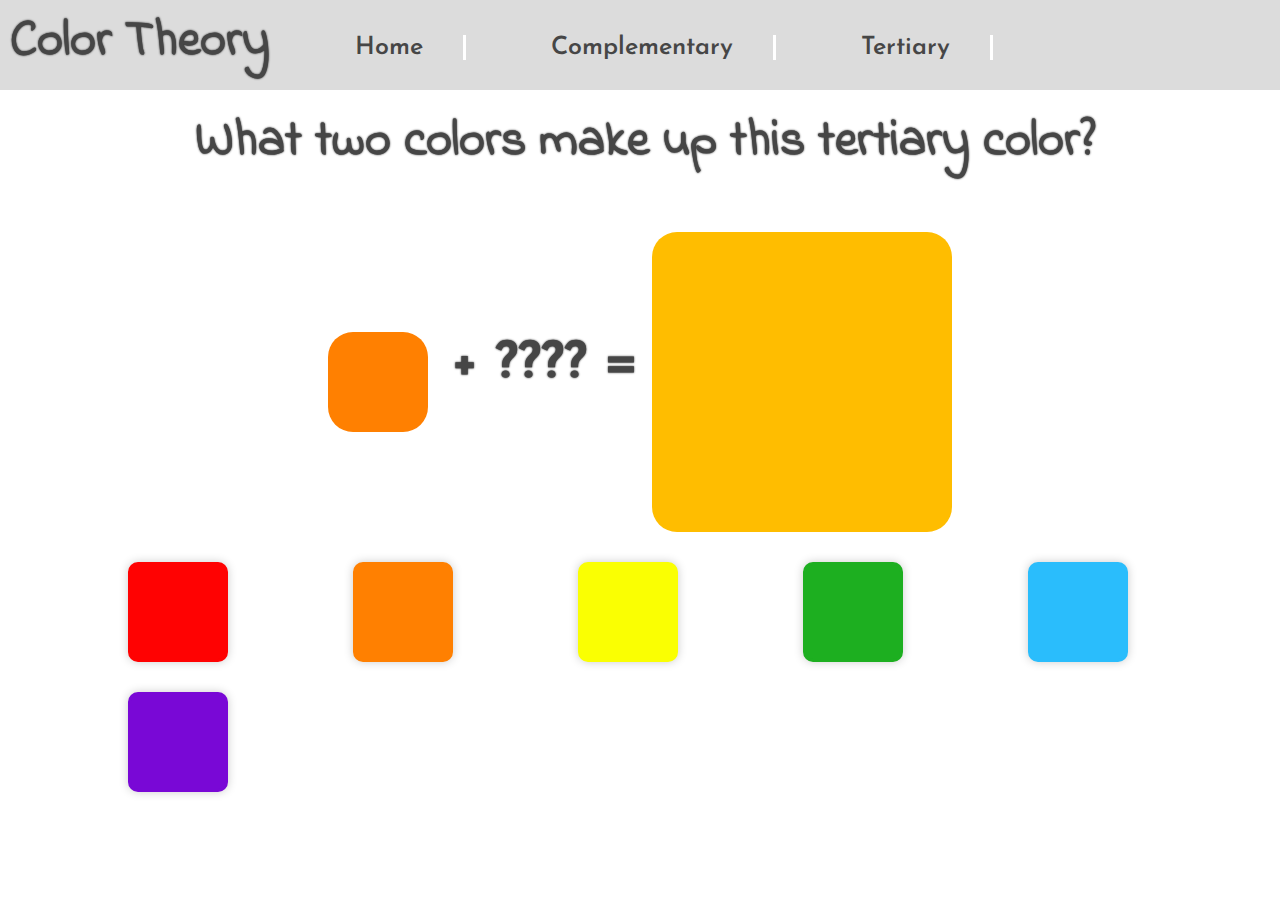
<file: tGame.html>
<!DOCTYPE html>

<html>

	<head>
		<title>Game</title>
		<link href="style.css" rel="stylesheet"/>
		<link href="tertGameStyle.css" rel="stylesheet"/>

		<link href="https://fonts.googleapis.com/css?family=Indie+Flower|Josefin+Sans:400,600,700|Poppins:400,500,600,700,900|Varela+Round" rel="stylesheet">

	</head>

	<body>

		<div class="nav-bar"><h1>Color Theory</h1>
			<h2 class="nav-text"><a class="stay-color" href="index.html">Home</a></h2>
			<h2 class="nav-text"><a class="stay-color" href="complementary.html">Complementary</a></h2>
			<h2 class="nav-text"><a class="stay-color" href="tertiary.html">Tertiary</a></h2>

		</div>

		<div class="game-choice">
		<h1>What two colors make up this tertiary color?</h1>
		 	<div>
		 	<canvas id="myCanvas" width="100" height="100"></canvas>
		 	 <h1 class="question"> +  ????  = </h1> 
			<canvas id="canvasTwo" width="300" height="300"></canvas>
			</div>
		</div>

		<div class="comp-choices">

			<button class="tert-button red-button"></button>
			<button class="tert-button orange-button"></button>
			<button class="tert-button yellow-button" onclick= "window.location = 'tQ2.html'"></button>
			<button class="tert-button green-button"></button>
			<button class="tert-button blue-button"></button>
			<button class="tert-button purple-button"></button>

		</div>

	</body>

	<script src="tertGame.js"></script>

</html>
</file>
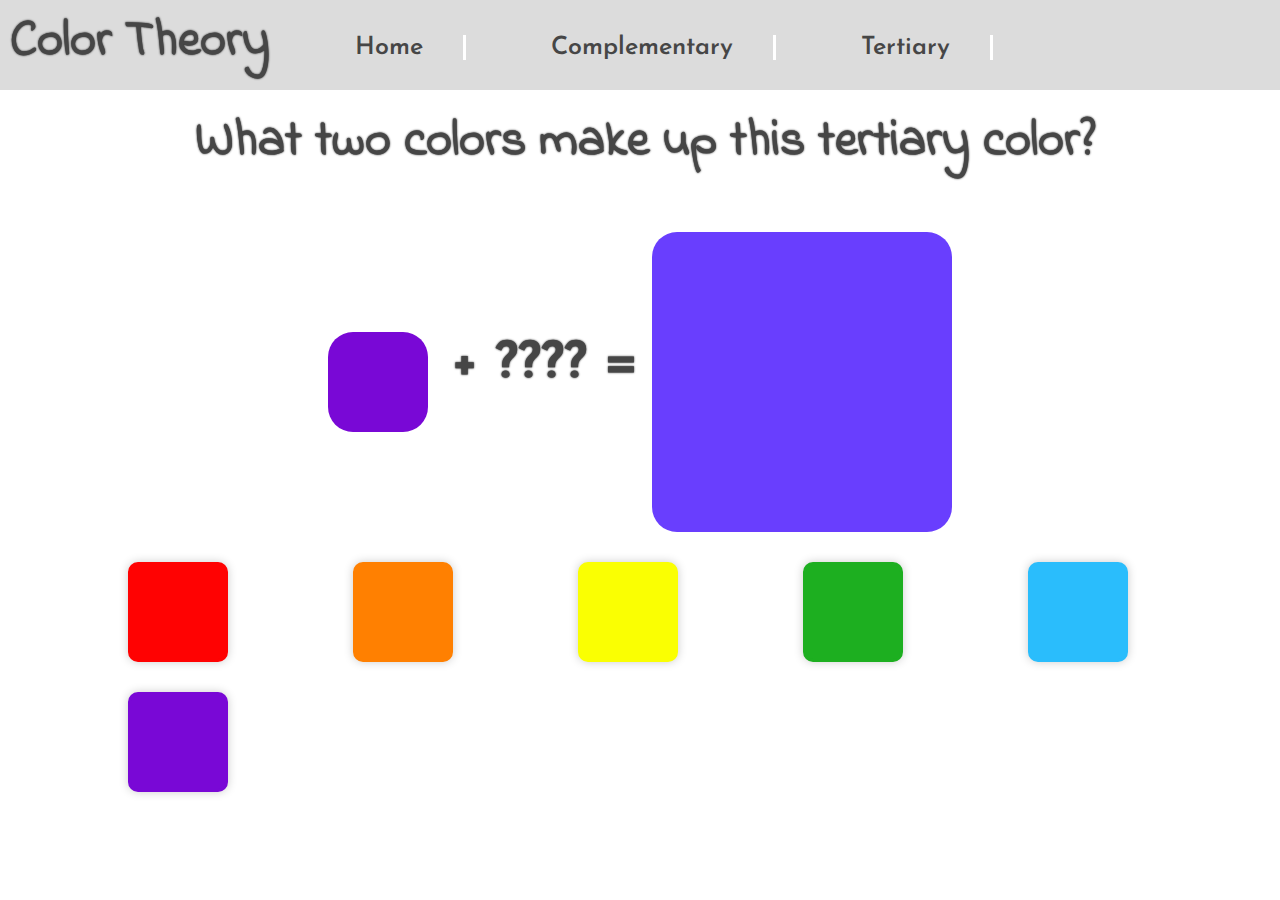
<file: tQ2.html>
<!DOCTYPE html>

<html>

	<head>
		<title>Game</title>
		<link href="style.css" rel="stylesheet"/>
		<link href="tertGameStyle.css" rel="stylesheet"/>

		<link href="https://fonts.googleapis.com/css?family=Indie+Flower|Josefin+Sans:400,600,700|Poppins:400,500,600,700,900|Varela+Round" rel="stylesheet">

	</head>

	<body>

		<div class="nav-bar"><h1>Color Theory</h1>
			<h2 class="nav-text"><a class="stay-color" href="index.html">Home</a></h2>
			<h2 class="nav-text"><a class="stay-color" href="complementary.html">Complementary</a></h2>
			<h2 class="nav-text"><a class="stay-color" href="tertiary.html">Tertiary</a></h2>

		</div>

		<div class="game-choice">
		<h1>What two colors make up this tertiary color?</h1>
		 	<div>
		 	<canvas id="myCanvas" width="100" height="100"></canvas>
		 	 <h1 class="question"> +  ????  = </h1> 
			<canvas id="canvasTwo" width="300" height="300"></canvas>
			</div>
		</div>

		<div class="comp-choices">

			<button class="tert-button red-button"></button>
			<button class="tert-button orange-button"></button>
			<button class="tert-button yellow-button"></button>
			<button class="tert-button green-button"></button>
			<button class="tert-button blue-button" onclick= "window.location = 'tQ3.html'"></button>
			<button class="tert-button purple-button"></button>

		</div>

	</body>

	<script src="tQ2.js"></script>

</html>
</file>
<file: style.css>
body {
	margin-top: 100px;
}

h1 {
	display: inline-block;
	font-family: 'Indie Flower', cursive;
	font-size: 50px;
	padding-left: 10px;
	margin-top: 5px;
	text-shadow: 0px 0px 2px rgb(20, 20, 20);
	color: rgb(70, 70, 70);
}

a:any-link {
	text-decoration: none;
	cursor: auto;
}

a:hover {
	color: white;
}

.stay-color {
	color: rgb(70, 70, 70);
}

h2 {
	font-family: 'Josefin Sans', sans-serif;
	font-weight: 600;
	font-size: 25px;
	color: rgb(70, 70, 70);
	padding-right: 40px;
	border-right: 3px solid white;
}

h3 {
	font-family: 'Poppins', sans-serif;
	font-weight: 700;
	font-size: 60px;
	color: rgb(120, 120, 120);
}

h4 {
	font-family: 'Poppins', sans-serif;
	font-weight: 400;
	font-size: 60px;
	padding-top: 20px;
	padding-left: 20px;
	padding-right: 20px;
	margin-bottom: 60px;
	color: rgb(120, 120, 120);
}

.container {
	width: 65%;
	height: 600px;
	margin-top: 100px
	margin-left: 50px;
	float: left;
	display: block;
	vertical-align: top;
	text-align: center;
	font-size: 40px;
}

.nav-bar {
	position: fixed;
	top: 0px;
	left: 0px;
	width: 100%;
	height: 90px;
	color: rgb(70, 70, 70);
	background-color: rgb(220,220,220);
}

.nav-text {
	display: inline-block;
	margin-left: 80px;
}

.img1 {
	max-width: 60%;
	display: block;
	margin-top: auto;
	margin-left: auto;
	margin-right: auto;
	box-shadow: 0px 0px 20px rgb(150,150,150);
}

.inner {
	width: 60%;
	height: 400px;
	background: #F06D00;
	margin: auto;
	margin-top: 150px;
}

.inner2 {
	width: 60%;
	height: 200px;
	background: #FE0B07;
	margin: auto;
	margin-top: 150px;
}

.text {
	width: 28%;
	background: rgb(230,230,230);
	font-size: 80px;
	display: block;
	margin-bottom: 5%;
	margin-top: 10%;
	margin-left: 70%;
	vertical-align: top;
	box-shadow: 0px 0px 20px rgb(150,150,150);
}

.button {
	display: block;
	font-size: 20px;
	text-align: center;
	margin-left: 10%;
	margin-right: 10%;
	color: white;
	background: #FF7270;
	border: 2px groove red;

}

.info-text {
	border: 1px solid red;
	text-align: center;
}

.game-choice {
	font-size: 40px;
	text-align: center;
}

.game-choice-button {
	display: inline-block;
	padding-left: 10%;
	padding-right: 10%;
	font-size: 20px;
	text-align: center;
	margin-top: 100px;
	margin-left: 10%;
	margin-right: 10%;
	color: white;
	background: #FF7270;
	border: 2px groove red;
}

.img2 {
	max-width: 30%;
	display: block;
	margin-top: auto;
	margin-left: auto;
	margin-right: auto;
}

.img4 {
	max-width: 10%;
}

.diff-color {
	color: black;
}
</file>
<file: compGameStyle.css>
.comp-button {
	height: 100px;
	width: 100px;
	border-radius: 10px;
	box-shadow: 0px 0px 10px #cccccc;
	display: inline-block;
	margin-top: 30px;
	margin-left: 120px;
}

body {
	font-family: 'Josefin Sans', sans-serif;
}

button:hover {
	opacity: 0.5;
}

canvas {
	margin-top: 20px;
	border-radius: 25px;
	display: inline-block;
	vertical-align: middle;
}

.red-button {	
	border: solid #ff0202 3px;	
	background: #ff0202;	
}

.orange-button {		
	background: #ff8001;	
	border: solid #ff8001 3px;
}

.yellow-button {			
	background: #faff02;	
	border: solid #faff02 3px;
}

.green-button {	
	background: #1daf20;	
	border: solid #1daf20 3px;
}

.blue-button {	
	background: #2abdfc;	
	border: solid #2abdfc 3px;
}

.purple-button {		
	background: #7908d6;	
	border: solid #7908d6 3px;
}

.end-button {
	margin-left: auto;
	margin-right: auto;
	display: block;
	background: black;
	border: solid black 3px;
	width: 200px;

}

h4 {
	padding-left: 0px;
	padding-top: 0px;
	color: white;
	font-size: 30px;
}
</file>
<file: styleInfoTert.css>
.title {
	text-align: center;
}

h6 {
	font-family: 'Poppins', sans-serif;
	color: black;
	font-size: 60px;
	margin-bottom: 10px;
}


.tertText {
	font-family: 'Poppins', sans-serif;
	font-size: 20px;
	text-align: center;
	margin-top: 40px;
	margin-left: 10%;
	margin-right: 10%;
}

.wheel-img {
	display: block;
	margin-left: auto;
	margin-right: auto;
	max-width: 20%;
	margin-top: 25px;
}

h4 {
	font-family: 'Poppins', sans-serif;
	color: black;
	font-size: 30px;
	display: inline-block;
	margin-left: auto;
	margin-right: auto;
}

canvas {
	border-radius: 15px;
}

.color-chart {
	margin-top: 35px;
	display: block;
	vertical-align: middle;
	margin-left: 30%;
	margin-right: auto;
}
</file>
<file: tertGameStyle.css>
.tert-button {
	height: 100px;
	width: 100px;
	border-radius: 10px;
	box-shadow: 0px 0px 10px #cccccc;
	display: inline-block;
	margin-top: 30px;
	margin-left: 120px;
}

body {
	font-family: 'Josefin Sans', sans-serif;
}

button:hover {
	opacity: 0.5;
}

canvas {
	margin-top: 20px;
	border-radius: 25px;
	display: inline-block;
	vertical-align: middle;
}

.question {
	margin-top: 20px;
	font-family: 'Josefin Sans', sans-serif;
	display: inline-block;
	vertical-align: middle;
}

.red-button {	
	border: solid #ff0202 3px;	
	background: #ff0202;	
}

.orange-button {		
	background: #ff8001;	
	border: solid #ff8001 3px;
}

.yellow-button {			
	background: #faff02;	
	border: solid #faff02 3px;
}

.green-button {	
	background: #1daf20;	
	border: solid #1daf20 3px;
}

.blue-button {	
	background: #2abdfc;	
	border: solid #2abdfc 3px;
}

.purple-button {		
	background: #7908d6;	
	border: solid #7908d6 3px;
}

.img3 {
	border-radius: 25px;
	max-width: 20%;
	vertical-align: middle;
	display: inline-block;
	margin-top: 30px;

}
</file>
